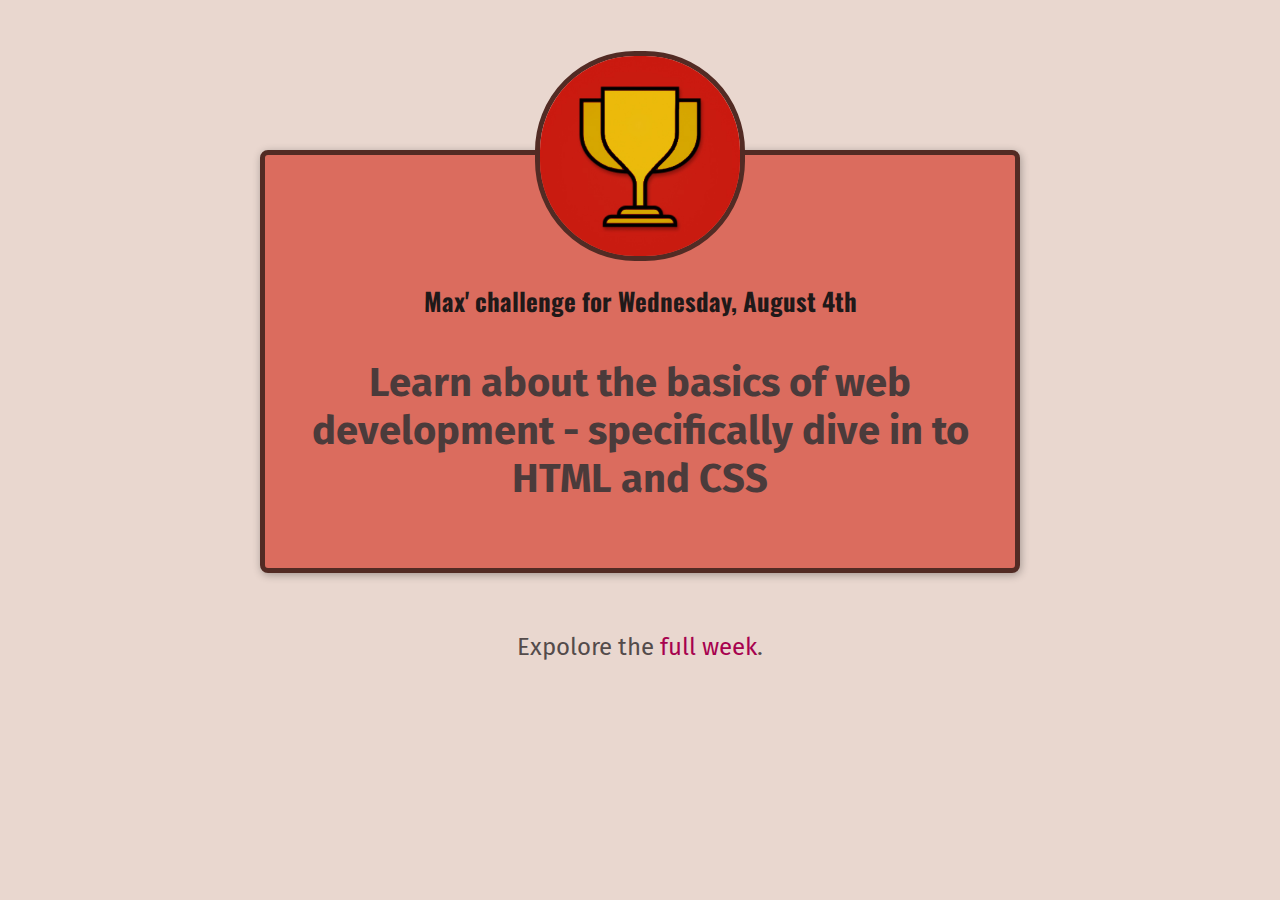
<file: index.html>
<!DOCTYPE html>
<html lang="en">
  <head>
    <meta charset="UTF-8" />
    <meta name="viewport" content="width=device-width, initial-scale=1.0" />
    <title>Daily challenge</title>

    <!-- google font links -->
    <link rel="preconnect" href="https://fonts.googleapis.com" />
    <link rel="preconnect" href="https://fonts.gstatic.com" crossorigin />
    <link
      href="https://fonts.googleapis.com/css2?family=Fira+Sans:wght@400;700&family=Oswald:wght@700&display=swap"
      rel="stylesheet"
    />

    <!-- style sheets links -->
    <link rel="stylesheet" href="/styles/shared.css" />
    <link rel="stylesheet" href="/styles/daily-challenge.css" />
  </head>
  <body>
    <main>
      <img src="/images/challenges-trophy.jpg" alt="A trophy" />
      <h1>Max' challenge for Wednesday, August 4th</h1>
      <p id="todays-challenge">
        Learn about the basics of web development - specifically dive in to HTML
        and CSS
      </p>
    </main>
    <footer>
      <p>
        Expolore the
        <a href="full-week.html">full week</a>.
      </p>
    </footer>
  </body>
</html>
</file>
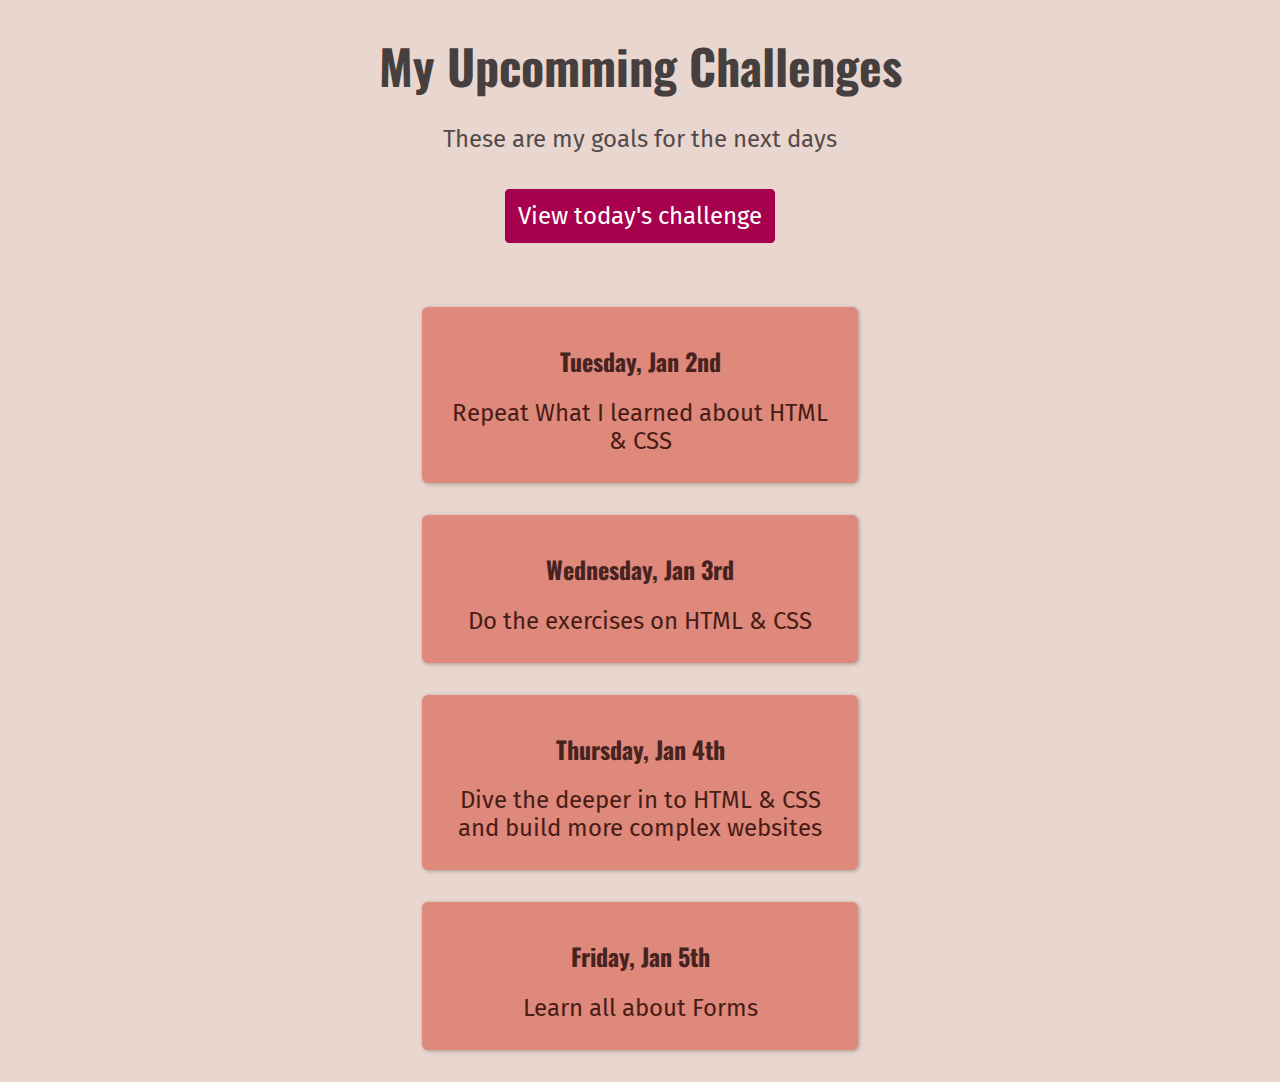
<file: full-week.html>
<!DOCTYPE html>
<html lang="en">
  <head>
    <meta charset="UTF-8" />
    <meta name="viewport" content="width=device-width, initial-scale=1.0" />
    <title>Full-Week Challenges</title>

    <!-- google fonts -->
    <link rel="preconnect" href="https://fonts.googleapis.com" />
    <link rel="preconnect" href="https://fonts.gstatic.com" crossorigin />
    <link
      href="https://fonts.googleapis.com/css2?family=Fira+Sans:wght@400;700&family=Oswald:wght@700&display=swap"
      rel="stylesheet"
    />

    <!-- style sheets -->
    <link rel="stylesheet" href="/styles/shared.css" />
    <link rel="stylesheet" href="/styles/full-week.css" />
  </head>
  <body>
    <header>
      <h1>My Upcomming Challenges</h1>
      <p>These are my goals for the next days</p>
      <a href="index.html">View today's challenge</a>
    </header>
    <main>
      <ol>
        <li>
          <h2>Tuesday, Jan 2nd</h2>
          <p class="daily-goal">Repeat What I learned about HTML & CSS</p>
        </li>
        <li>
          <h2>Wednesday, Jan 3rd</h2>
          <p class="daily-goal">Do the exercises on HTML & CSS</p>
        </li>
        <li>
          <h2>Thursday, Jan 4th</h2>
          <p class="daily-goal">
            Dive the deeper in to HTML & CSS and build more complex websites
          </p>
        </li>
        <li>
          <h2>Friday, Jan 5th</h2>
          <p class="daily-goal">Learn all about Forms</p>
        </li>
      </ol>
    </main>
  </body>
</html>
</file>
<file: styles/shared.css>
body {
  text-align: center;
  background-color: rgb(233, 215, 207);
  color: rgb(83, 75, 75);
  margin: 30px;
}

h1 {
  font-family: "Oswald", sans-serif;
}

p {
  font-family: "Fira Sans", sans-serif;
  font-size: 24px;
}

a {
  color: rgb(167, 1, 78);
  text-decoration: none;
  font-family: "Fira Sans", sans-serif;
}

a:hover {
  text-decoration: underline;
}
</file>
<file: styles/daily-challenge.css>
main {
  width: 700px;
  margin: 150px auto 60px auto;
  background-color: rgb(219, 108, 94);
  border: 5px solid rgb(82, 43, 36);
  border-radius: 8px;
  box-shadow: 1px 2px 8px rgba(0, 0, 0, 0.3);
  padding: 25px;
}

img {
  width: 200px;
  height: 200px;
  border: 5px solid rgb(82, 43, 36);
  border-radius: 100px;
  margin-top: -129px;
}

h1 {
  font-size: 25px;
  color: rgb(31, 25, 25);
}

span {
  color: rgb(66, 2, 2);
}

#todays-challenge {
  color: rgb(75, 59, 59);
  font-size: 40px;
  font-weight: bold;
}
</file>
<file: styles/full-week.css>
header {
  margin-bottom: 64px;
}

h1 {
  font-size: 48px;
  color: rgb(71, 62, 62);
  margin: 0;
}

header > p {
  /* "header p" and "header > p" - are same */
  margin-bottom: 36px;
}

a {
  padding: 12px;
  background-color: rgb(167, 1, 78);
  color: white;
  border: 1px solid rgb(167, 1, 78);
  border-radius: 4px;
  font-size: 24px;
  display: inline-block;
}

a:hover {
  background-color: rgb(180, 12, 90);
  text-decoration: none;
}

ol {
  list-style: none;
  width: 500px;
  margin: 36px auto 0 auto;
  padding: 0;
}

li {
  padding: 16px;
  margin: 32px;
  background-color: rgb(223, 136, 124);
  border-radius: 6px;
  box-shadow: 1px 1px 4px rgba(0, 0, 0, 0.3);
}

h2 {
  color: rgb(70, 35, 30);
  font-family: "Oswald", sans-serif;
}

.daily-goal {
  margin: 12px;
  color: rgb(71, 29, 22);
}
</file>
